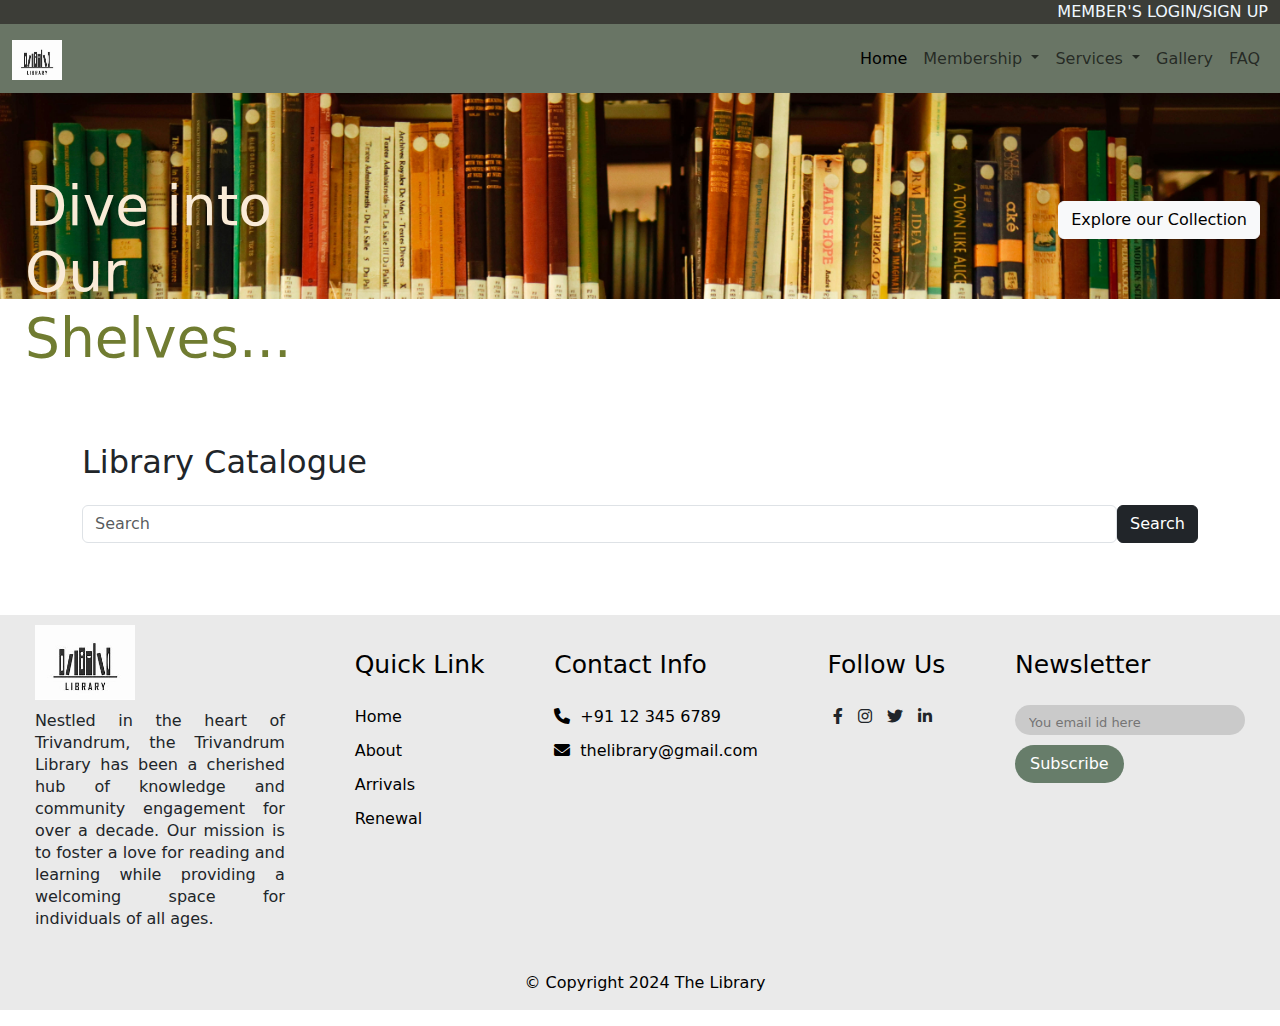
<file: index.html>
<!DOCTYPE html>
<html lang="en">
<head>
    <meta charset="UTF-8">
    <meta name="viewport" content="width=device-width, initial-scale=1.0">
    <title>Library</title>
    <link rel="stylesheet" href="CSS/style.css">
   <link href="https://cdn.jsdelivr.net/npm/bootstrap@5.3.3/dist/css/bootstrap.min.css" rel="stylesheet" integrity="sha384-QWTKZyjpPEjISv5WaRU9OFeRpok6YctnYmDr5pNlyT2bRjXh0JMhjY6hW+ALEwIH" crossorigin="anonymous">
   <script src="https://cdn.jsdelivr.net/npm/bootstrap@5.3.3/dist/js/bootstrap.bundle.min.js" integrity="sha384-YvpcrYf0tY3lHB60NNkmXc5s9fDVZLESaAA55NDzOxhy9GkcIdslK1eN7N6jIeHz" crossorigin="anonymous"></script>
   <link rel="stylesheet" href="https://cdnjs.cloudflare.com/ajax/libs/font-awesome/6.0.0-beta3/css/all.min.css">
</head>
<body>

    <header  style="background-color: #3C3D37;">
        <div class="container-fluid d-flex justify-content-between align-items-center">
          <a href="login.html" class="ms-auto" style="color: aliceblue; text-decoration: none;">MEMBER'S LOGIN/</a>
          <a href="Signin.html" style="color: aliceblue; text-decoration: none;"> SIGN UP</a>
        </div>
      </header>


    <nav class="navbar navbar-expand-lg" style="background-color: #697565;">
        <div class="container-fluid">
          <a class="navbar-brand" href="#">
            <img src="Images/logo2.jpg" alt="Logo" width="50" height="40"  class="d-inline-block align-text-top">
            </a>
          <button class="navbar-toggler" type="button" data-bs-toggle="collapse" data-bs-target="#navbarNavDropdown" aria-controls="navbarNavDropdown" aria-expanded="false" aria-label="Toggle navigation">
            <span class="navbar-toggler-icon"></span>
          </button>
          <div class="collapse navbar-collapse" id="navbarNavDropdown">
            <ul class="navbar-nav ms-auto">
              <li class="nav-item">
                <a class="nav-link active" aria-current="page" href="#">Home</a>
              </li>
              <li class="nav-item dropdown">
                <a class="nav-link dropdown-toggle" href="#" role="button" data-bs-toggle="dropdown" aria-expanded="false">
                  Membership
                </a>
                <ul class="dropdown-menu">
                  <li><a class="dropdown-item" href="#">Fee Details</a></li>
                  <li><a class="dropdown-item" href="#">Loan Period</a></li>
                  <li><a class="dropdown-item" href="#">Loss of Book/Periodical</a></li>
                </ul>
              </li>
              <li class="nav-item dropdown">
                <a class="nav-link dropdown-toggle" href="#" role="button" data-bs-toggle="dropdown" aria-expanded="false">
                  Services
                </a>
                <ul class="dropdown-menu">
                  <li><a class="dropdown-item" href="#">Reference Section</a></li>
                  <li><a class="dropdown-item" href="#">Special Collections</a></li>
                  <li><a class="dropdown-item" href="#">Internet Browsing Facility</a></li>
                  <li><a class="dropdown-item" href="#">Ask a Librarian</a></li>
                </ul>
              </li>
             <li class="nav-item">
                <a class="nav-link" href="gallery.html">Gallery</a>
              </li>
              <li class="nav-item">
                <a class="nav-link" href="#">FAQ</a>
              </li>
            </ul>
          </div>
        </div>
      </nav>


      <section  >

        <div class="main" style="background-image: url(Images/bg.jpg); background-size: cover;">

          <div class="main_tag">
            <h1 style="color: #707c31;"> <span style="color: antiquewhite;">Dive into <br>Our </span>Shelves...</h1>
           </div>

          <div class="container mt-5 custom-button-container">
            <div class="d-flex justify-content-end">
              <a href="books.html" class="btn btn-light me-2">Explore our Collection</a>
             
            </div>
          </div>
         </div>
         
      </section>
     <br><br><br> <br>
      
     
     <div class="container mt-5">
      <h2 class="mb-4">Library Catalogue</h2>
      <form class="d-flex justify-content-between">
          <input class="form-control w-100" type="search" placeholder="Search" aria-label="Search">
          <button class="btn btn-dark ml-0" type="submit">Search</button>
      </form>
  </div>
  <br> <br><br>














    <footer>
      <div class="footer_main">

          <div class="tag">
              <img src="Images/logo2.jpg">
              <p>
                Nestled in the heart of Trivandrum, the Trivandrum Library has been a cherished hub of knowledge and community engagement for over a decade. Our mission is to foster a love for reading and learning while providing a welcoming space for individuals of all ages.
              </p>

          </div>

          <div class="tag">
              <h1>Quick Link</h1>
              <a href="index.html">Home</a>
              <a href="#">About</a> 
              <a href="books.html">Arrivals</a>
              <a href="#">Renewal</a>
              
              
          </div>

          <div class="tag">
              <h1>Contact Info</h1>
              <a href="#"><i class="fa-solid fa-phone"></i>+91 12 345 6789</a>
             
              <a href="#"><i class="fa-solid fa-envelope"></i>thelibrary@gmail.com</a>
              
          </div>

          <div class="tag">
              <h1>Follow Us</h1>
              <div class="social_link">
                  <i class="fa-brands fa-facebook-f"></i>
                  <i class="fa-brands fa-instagram"></i>
                  <i class="fa-brands fa-twitter"></i>
                  <i class="fa-brands fa-linkedin-in"></i>
              </div>
              
          </div>

          <div class="tag">
              <h1>Newsletter</h1>
              <div class="search_bar">
                  <input type="text" placeholder="You email id here">
                  <button type="submit">Subscribe</button>
              </div>                
          </div>            
          
      </div>

      <p class="end"><span>© Copyright 2024 The Library </span></p>

  </footer>


</body>
</html>
</file>
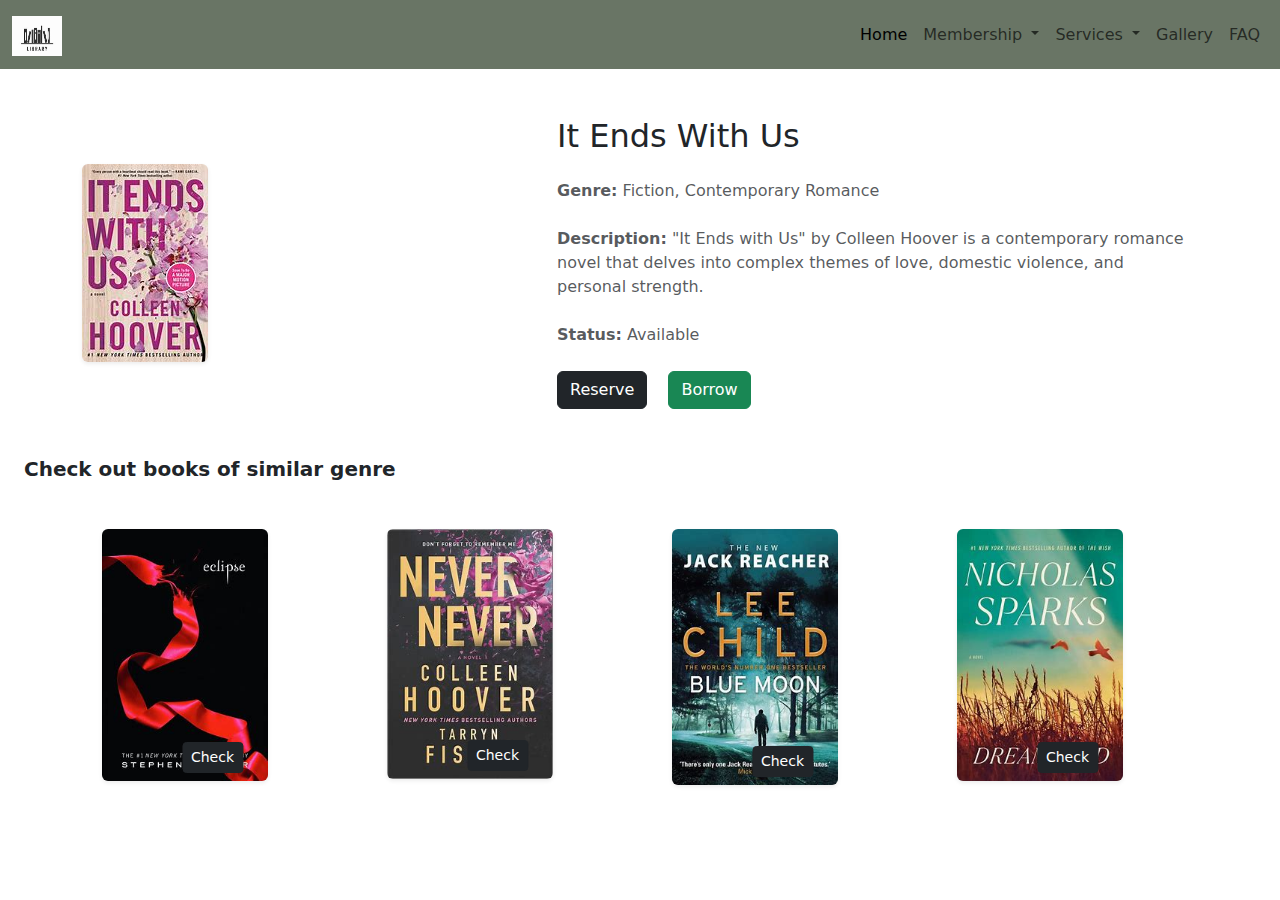
<file: book1.html>
<!DOCTYPE html>
<html lang="en">
<head>
    <meta charset="UTF-8">
    <meta name="viewport" content="width=device-width, initial-scale=1.0">
    <title>It Ends With Us</title>
    <link rel="stylesheet" href="CSS/style_ls.css">
   <link href="https://cdn.jsdelivr.net/npm/bootstrap@5.3.3/dist/css/bootstrap.min.css" rel="stylesheet" integrity="sha384-QWTKZyjpPEjISv5WaRU9OFeRpok6YctnYmDr5pNlyT2bRjXh0JMhjY6hW+ALEwIH" crossorigin="anonymous">
   <script src="https://cdn.jsdelivr.net/npm/bootstrap@5.3.3/dist/js/bootstrap.bundle.min.js" integrity="sha384-YvpcrYf0tY3lHB60NNkmXc5s9fDVZLESaAA55NDzOxhy9GkcIdslK1eN7N6jIeHz" crossorigin="anonymous"></script>
   <link rel="stylesheet" href="https://cdnjs.cloudflare.com/ajax/libs/font-awesome/6.0.0-beta3/css/all.min.css">
</head>
<body>

    <nav class="navbar navbar-expand-lg" style="background-color: #697565;">
        <div class="container-fluid">
          <a class="navbar-brand" href="#">
            <img src="Images/logo2.jpg" alt="Logo" width="50" height="40"  class="d-inline-block align-text-top">
            </a>
          <button class="navbar-toggler" type="button" data-bs-toggle="collapse" data-bs-target="#navbarNavDropdown" aria-controls="navbarNavDropdown" aria-expanded="false" aria-label="Toggle navigation">
            <span class="navbar-toggler-icon"></span>
          </button>
          <div class="collapse navbar-collapse" id="navbarNavDropdown">
            <ul class="navbar-nav ms-auto">
              <li class="nav-item">
                <a class="nav-link active" aria-current="page" href="index.html">Home</a>
              </li>
              <li class="nav-item dropdown">
                <a class="nav-link dropdown-toggle" href="#" role="button" data-bs-toggle="dropdown" aria-expanded="false">
                  Membership
                </a>
                <ul class="dropdown-menu">
                  <li><a class="dropdown-item" href="#">Fee Details</a></li>
                  <li><a class="dropdown-item" href="#">Loan Period</a></li>
                  <li><a class="dropdown-item" href="#">Loss of Book/Periodical</a></li>
                </ul>
              </li>
              <li class="nav-item dropdown">
                <a class="nav-link dropdown-toggle" href="#" role="button" data-bs-toggle="dropdown" aria-expanded="false">
                  Services
                </a>
                <ul class="dropdown-menu">
                  <li><a class="dropdown-item" href="#">Reference Section</a></li>
                  <li><a class="dropdown-item" href="#">Special Collections</a></li>
                  <li><a class="dropdown-item" href="#">Internet Browsing Facility</a></li>
                  <li><a class="dropdown-item" href="#">Ask a Librarian</a></li>
                </ul>
              </li>
             <li class="nav-item">
                <a class="nav-link" href="#">Gallery</a>
              </li>
              <li class="nav-item">
                <a class="nav-link" href="#">FAQ</a>
              </li>
            </ul>
          </div>
        </div>
      </nav>






      <div class="container my-5">
        <div class="row align-items-center">
            <!-- Image on the left side -->
            <div class="col-md-5">
                <img src="Images/book_1.jpg" class="img-fluid rounded shadow-sm" alt="Book1">
            </div>
            
            <!-- Descriptions and buttons on the right side -->
            <div class="col-md-7">
                <h2 class="mb-4">It Ends With Us</h2>
                <p class="text-muted mb-4">
                    <strong>Genre:</strong> Fiction, Contemporary Romance <br><br>
                    <strong>Description:</strong> "It Ends with Us" by Colleen Hoover is a contemporary romance novel that delves into complex themes of love, domestic violence, and personal strength. <br><br>
                    <strong>Status:</strong> Available
                </p>
                
                <!-- Buttons -->
                <a href="#" class="btn btn-dark me-3">Reserve</a>
                <a href="#" class="btn btn-success">Borrow</a>
            </div>
        </div>
    </div>

    <h4 class="mt-4 mb-4 ms-4 fw-bold text-dark fs-5">Check out books of similar genre</h4>
    <div class="container my-5">
        <div class="row">
          <!-- Image 1 -->
          <div class="col-md-3 d-flex flex-column align-items-center">
            <div class="position-relative">
              <img src="Images/b1.jfif" class="img-fluid rounded shadow-sm w-75 h-80" alt="Image 1">
              <a href="check.html" class="btn btn-dark btn-sm position-absolute bottom-0 start-50 translate-middle-x mb-2">Check</a>
            </div>
          </div>
          
          <!-- Image 2 -->
          <div class="col-md-3 d-flex flex-column align-items-center">
            <div class="position-relative">
              <img src="Images/b2.jfif" class="img-fluid rounded shadow-sm w-75 h-80" alt="Image 2">
              <a href="#" class="btn btn-dark btn-sm position-absolute bottom-0 start-50 translate-middle-x mb-2">Check</a>
            </div>
          </div>
          
          <!-- Image 3 -->
          <div class="col-md-3 d-flex flex-column align-items-center">
            <div class="position-relative">
              <img src="Images/b3.jfif" class="img-fluid rounded shadow-sm w-75 h-80" alt="Image 3">
              <a href="#" class="btn btn-dark btn-sm position-absolute bottom-0 start-50 translate-middle-x mb-2">Check</a>
            </div>
          </div>
          
          <!-- Image 4 -->
          <div class="col-md-3 d-flex flex-column align-items-center">
            <div class="position-relative">
              <img src="Images/b4.jfif" class="img-fluid rounded shadow-sm w-75 h-80" alt="Image 4">
              <a href="#" class="btn btn-dark btn-sm position-absolute bottom-0 start-50 translate-middle-x mb-2">Check</a>
            </div>
          </div>
        </div>
      </div>



</body>
</html>
</file>
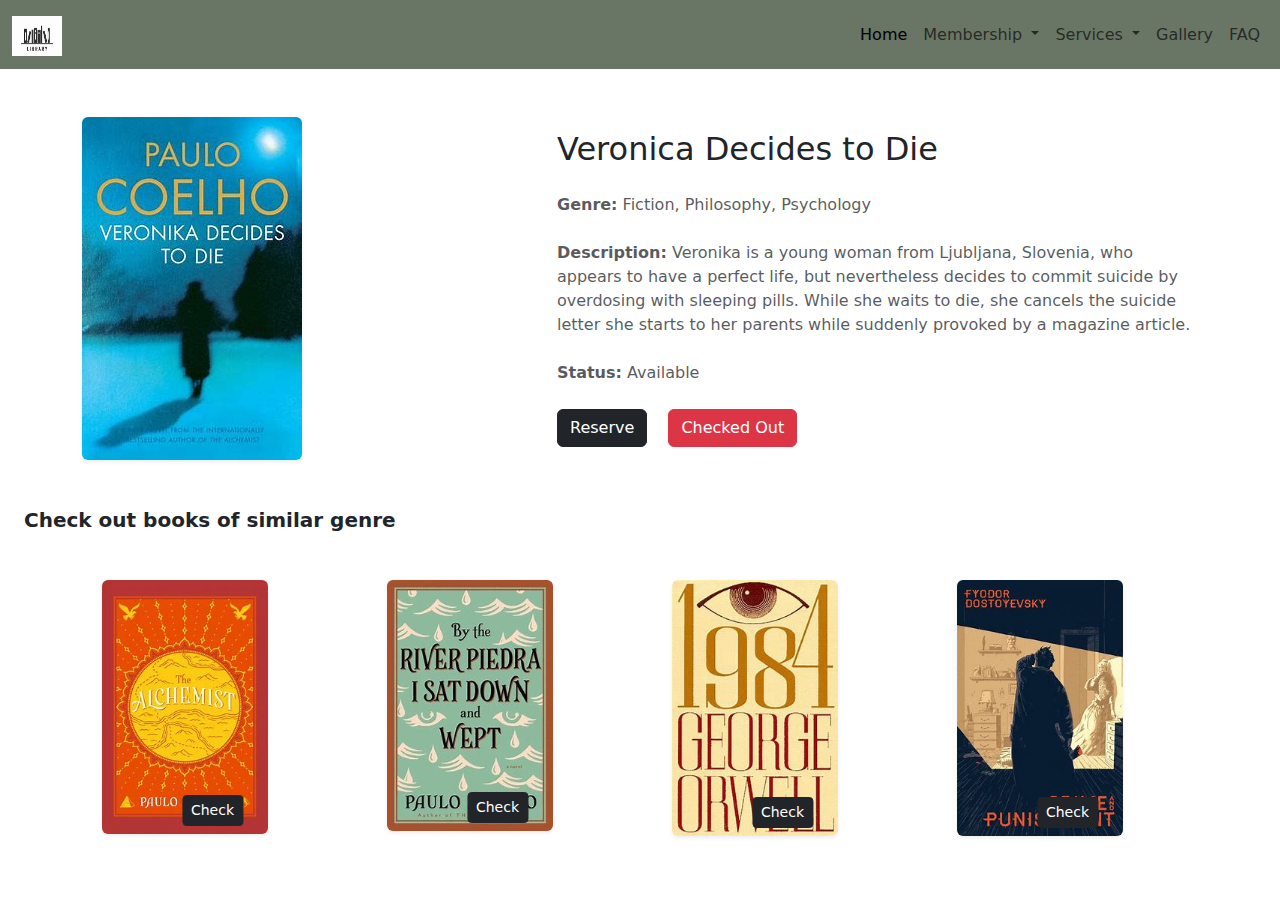
<file: book2.html>
<!DOCTYPE html>
<html lang="en">
<head>
    <meta charset="UTF-8">
    <meta name="viewport" content="width=device-width, initial-scale=1.0">
    <title>Veronica Decides to Die</title>
    <link rel="stylesheet" href="CSS/style_ls.css">
   <link href="https://cdn.jsdelivr.net/npm/bootstrap@5.3.3/dist/css/bootstrap.min.css" rel="stylesheet" integrity="sha384-QWTKZyjpPEjISv5WaRU9OFeRpok6YctnYmDr5pNlyT2bRjXh0JMhjY6hW+ALEwIH" crossorigin="anonymous">
   <script src="https://cdn.jsdelivr.net/npm/bootstrap@5.3.3/dist/js/bootstrap.bundle.min.js" integrity="sha384-YvpcrYf0tY3lHB60NNkmXc5s9fDVZLESaAA55NDzOxhy9GkcIdslK1eN7N6jIeHz" crossorigin="anonymous"></script>
   <link rel="stylesheet" href="https://cdnjs.cloudflare.com/ajax/libs/font-awesome/6.0.0-beta3/css/all.min.css">
</head>
<body>

    <nav class="navbar navbar-expand-lg" style="background-color: #697565;">
        <div class="container-fluid">
          <a class="navbar-brand" href="#">
            <img src="Images/logo2.jpg" alt="Logo" width="50" height="40"  class="d-inline-block align-text-top">
            </a>
          <button class="navbar-toggler" type="button" data-bs-toggle="collapse" data-bs-target="#navbarNavDropdown" aria-controls="navbarNavDropdown" aria-expanded="false" aria-label="Toggle navigation">
            <span class="navbar-toggler-icon"></span>
          </button>
          <div class="collapse navbar-collapse" id="navbarNavDropdown">
            <ul class="navbar-nav ms-auto">
              <li class="nav-item">
                <a class="nav-link active" aria-current="page" href="index.html">Home</a>
              </li>
              <li class="nav-item dropdown">
                <a class="nav-link dropdown-toggle" href="#" role="button" data-bs-toggle="dropdown" aria-expanded="false">
                  Membership
                </a>
                <ul class="dropdown-menu">
                  <li><a class="dropdown-item" href="#">Fee Details</a></li>
                  <li><a class="dropdown-item" href="#">Loan Period</a></li>
                  <li><a class="dropdown-item" href="#">Loss of Book/Periodical</a></li>
                </ul>
              </li>
              <li class="nav-item dropdown">
                <a class="nav-link dropdown-toggle" href="#" role="button" data-bs-toggle="dropdown" aria-expanded="false">
                  Services
                </a>
                <ul class="dropdown-menu">
                  <li><a class="dropdown-item" href="#">Reference Section</a></li>
                  <li><a class="dropdown-item" href="#">Special Collections</a></li>
                  <li><a class="dropdown-item" href="#">Internet Browsing Facility</a></li>
                  <li><a class="dropdown-item" href="#">Ask a Librarian</a></li>
                </ul>
              </li>
             <li class="nav-item">
                <a class="nav-link" href="gallery.html">Gallery</a>
              </li>
              <li class="nav-item">
                <a class="nav-link" href="#">FAQ</a>
              </li>
            </ul>
          </div>
        </div>
      </nav>






      <div class="container my-5">
        <div class="row align-items-center">
            <!-- Image on the left side -->
            <div class="col-md-5">
                <img src="Images/book_2.jpg" class="img-fluid rounded shadow-sm" alt="Book2">
            </div>
            
            <!-- Descriptions and buttons on the right side -->
            <div class="col-md-7">
                <h2 class="mb-4">Veronica Decides to Die</h2>
                <p class="text-muted mb-4">
                    <strong>Genre:</strong> Fiction, Philosophy, Psychology <br><br>
                    <strong>Description:</strong> Veronika is a young woman from Ljubljana, Slovenia, who appears to have a perfect life, but nevertheless decides to commit suicide by overdosing with sleeping pills. While she waits to die, she cancels the suicide letter she starts to her parents while suddenly provoked by a magazine article. <br><br>
                    <strong>Status:</strong> Available
                </p>
                
                <!-- Buttons -->
                <a href="#" class="btn btn-dark me-3">Reserve</a>
                <a href="#" class="btn btn-danger">Checked Out</a>
            </div>
        </div>
    </div>

    <h4 class="mt-4 mb-4 ms-4 fw-bold text-dark fs-5">Check out books of similar genre</h4>
    <div class="container my-5">
        <div class="row">
          <!-- Image 1 -->
          <div class="col-md-3 d-flex flex-column align-items-center">
            <div class="position-relative">
              <img src="Images/b5.jfif" class="img-fluid rounded shadow-sm w-75 h-80" alt="Image 1">
              <a href="#" class="btn btn-dark btn-sm position-absolute bottom-0 start-50 translate-middle-x mb-2">Check</a>
            </div>
          </div>
          
          <!-- Image 2 -->
          <div class="col-md-3 d-flex flex-column align-items-center">
            <div class="position-relative">
              <img src="Images/b6.jfif" class="img-fluid rounded shadow-sm w-75 h-80" alt="Image 2">
              <a href="#" class="btn btn-dark btn-sm position-absolute bottom-0 start-50 translate-middle-x mb-2">Check</a>
            </div>
          </div>
          
          <!-- Image 3 -->
          <div class="col-md-3 d-flex flex-column align-items-center">
            <div class="position-relative">
              <img src="Images/b7.jfif" class="img-fluid rounded shadow-sm w-75 h-80" alt="Image 3">
              <a href="#" class="btn btn-dark btn-sm position-absolute bottom-0 start-50 translate-middle-x mb-2">Check</a>
            </div>
          </div>
          
          <!-- Image 4 -->
          <div class="col-md-3 d-flex flex-column align-items-center">
            <div class="position-relative">
              <img src="Images/b8.jfif" class="img-fluid rounded shadow-sm w-75 h-80" alt="Image 4">
              <a href="#" class="btn btn-dark btn-sm position-absolute bottom-0 start-50 translate-middle-x mb-2">Check</a>
            </div>
          </div>
        </div>
      </div>



</body>
</html>
</file>
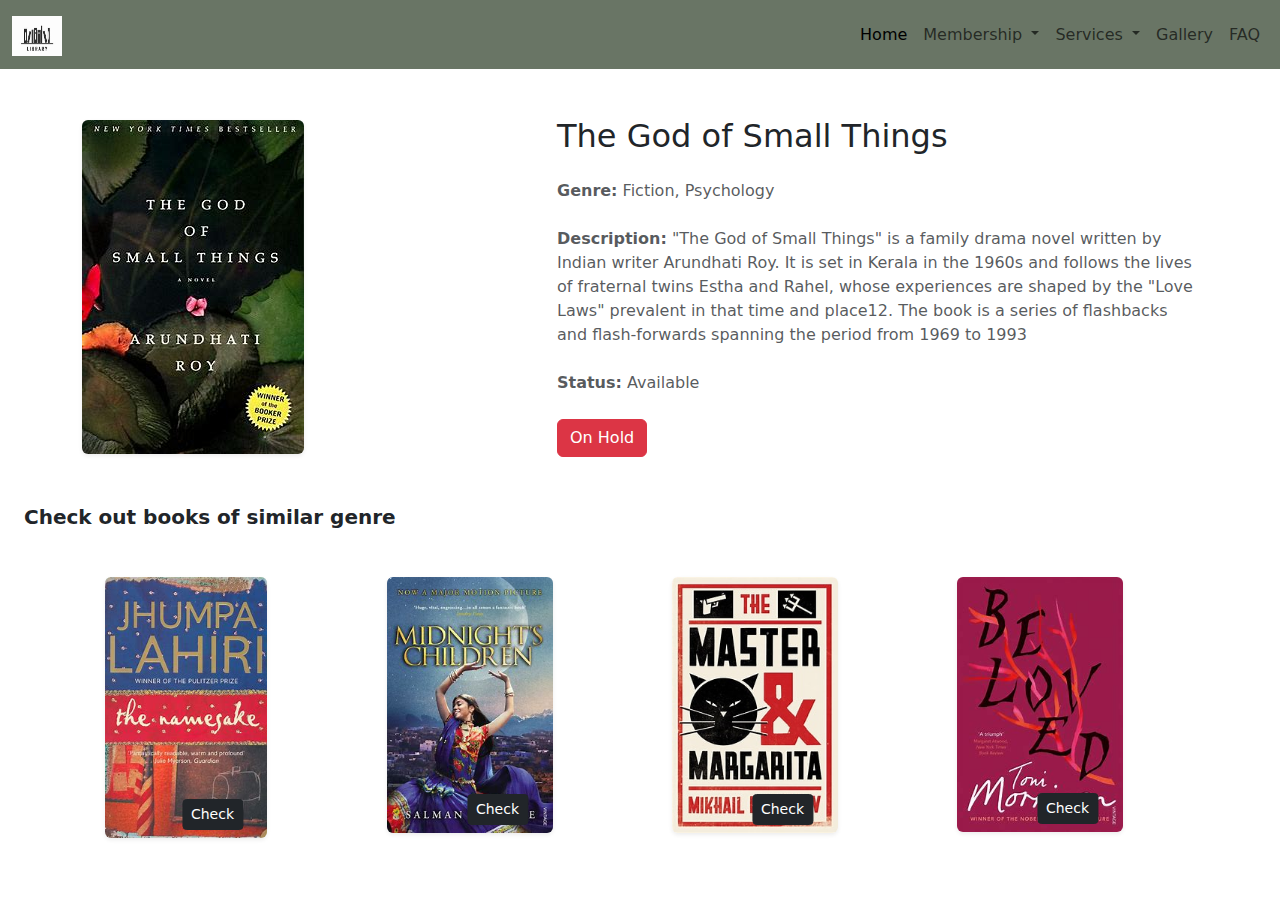
<file: book3.html>
<!DOCTYPE html>
<html lang="en">
<head>
    <meta charset="UTF-8">
    <meta name="viewport" content="width=device-width, initial-scale=1.0">
    <title>God of Small Things</title>
    <link rel="stylesheet" href="CSS/style_ls.css">
   <link href="https://cdn.jsdelivr.net/npm/bootstrap@5.3.3/dist/css/bootstrap.min.css" rel="stylesheet" integrity="sha384-QWTKZyjpPEjISv5WaRU9OFeRpok6YctnYmDr5pNlyT2bRjXh0JMhjY6hW+ALEwIH" crossorigin="anonymous">
   <script src="https://cdn.jsdelivr.net/npm/bootstrap@5.3.3/dist/js/bootstrap.bundle.min.js" integrity="sha384-YvpcrYf0tY3lHB60NNkmXc5s9fDVZLESaAA55NDzOxhy9GkcIdslK1eN7N6jIeHz" crossorigin="anonymous"></script>
   <link rel="stylesheet" href="https://cdnjs.cloudflare.com/ajax/libs/font-awesome/6.0.0-beta3/css/all.min.css">
</head>
<body>

    <nav class="navbar navbar-expand-lg" style="background-color: #697565;">
        <div class="container-fluid">
          <a class="navbar-brand" href="#">
            <img src="Images/logo2.jpg" alt="Logo" width="50" height="40"  class="d-inline-block align-text-top">
            </a>
          <button class="navbar-toggler" type="button" data-bs-toggle="collapse" data-bs-target="#navbarNavDropdown" aria-controls="navbarNavDropdown" aria-expanded="false" aria-label="Toggle navigation">
            <span class="navbar-toggler-icon"></span>
          </button>
          <div class="collapse navbar-collapse" id="navbarNavDropdown">
            <ul class="navbar-nav ms-auto">
              <li class="nav-item">
                <a class="nav-link active" aria-current="page" href="index.html">Home</a>
              </li>
              <li class="nav-item dropdown">
                <a class="nav-link dropdown-toggle" href="#" role="button" data-bs-toggle="dropdown" aria-expanded="false">
                  Membership
                </a>
                <ul class="dropdown-menu">
                  <li><a class="dropdown-item" href="#">Fee Details</a></li>
                  <li><a class="dropdown-item" href="#">Loan Period</a></li>
                  <li><a class="dropdown-item" href="#">Loss of Book/Periodical</a></li>
                </ul>
              </li>
              <li class="nav-item dropdown">
                <a class="nav-link dropdown-toggle" href="#" role="button" data-bs-toggle="dropdown" aria-expanded="false">
                  Services
                </a>
                <ul class="dropdown-menu">
                  <li><a class="dropdown-item" href="#">Reference Section</a></li>
                  <li><a class="dropdown-item" href="#">Special Collections</a></li>
                  <li><a class="dropdown-item" href="#">Internet Browsing Facility</a></li>
                  <li><a class="dropdown-item" href="#">Ask a Librarian</a></li>
                </ul>
              </li>
             <li class="nav-item">
                <a class="nav-link" href="gallery.html">Gallery</a>
              </li>
              <li class="nav-item">
                <a class="nav-link" href="#">FAQ</a>
              </li>
            </ul>
          </div>
        </div>
      </nav>






      <div class="container my-5">
        <div class="row align-items-center">
            <!-- Image on the left side -->
            <div class="col-md-5">
                <img src="Images/book_3.jpg" class="img-fluid rounded shadow-sm" alt="Book2">
            </div>
            
            <!-- Descriptions and buttons on the right side -->
            <div class="col-md-7">
                <h2 class="mb-4">The God of Small Things</h2>
                <p class="text-muted mb-4">
                    <strong>Genre:</strong> Fiction, Psychology <br><br>
                    <strong>Description:</strong> "The God of Small Things" is a family drama novel written by Indian writer Arundhati Roy. It is set in Kerala in the 1960s and follows the lives of fraternal twins Estha and Rahel, whose experiences are shaped by the "Love Laws" prevalent in that time and place12. The book is a series of flashbacks and flash-forwards spanning the period from 1969 to 1993 <br><br>
                    <strong>Status:</strong> Available
                </p>
                
                <!-- Buttons -->
                <a href="#" class="btn btn-danger me-3">On Hold</a>
                <!-- <a href="#" class="btn btn-danger">Checked Out</a> -->
            </div>
        </div>
    </div>

    <h4 class="mt-4 mb-4 ms-4 fw-bold text-dark fs-5">Check out books of similar genre</h4>
    <div class="container my-5">
        <div class="row">
          <!-- Image 1 -->
          <div class="col-md-3 d-flex flex-column align-items-center">
            <div class="position-relative">
              <img src="Images/b9.jfif" class="img-fluid rounded shadow-sm w-75 h-80" alt="Image 1">
              <a href="#" class="btn btn-dark btn-sm position-absolute bottom-0 start-50 translate-middle-x mb-2">Check</a>
            </div>
          </div>
          
          <!-- Image 2 -->
          <div class="col-md-3 d-flex flex-column align-items-center">
            <div class="position-relative">
              <img src="Images/book_11.jpg" class="img-fluid rounded shadow-sm w-75 h-80" alt="Image 2">
              <a href="#" class="btn btn-dark btn-sm position-absolute bottom-0 start-50 translate-middle-x mb-2">Check</a>
            </div>
          </div>
          
          <!-- Image 3 -->
          <div class="col-md-3 d-flex flex-column align-items-center">
            <div class="position-relative">
              <img src="Images/b11.jfif" class="img-fluid rounded shadow-sm w-75 h-80" alt="Image 3">
              <a href="#" class="btn btn-dark btn-sm position-absolute bottom-0 start-50 translate-middle-x mb-2">Check</a>
            </div>
          </div>
          
          <!-- Image 4 -->
          <div class="col-md-3 d-flex flex-column align-items-center">
            <div class="position-relative">
              <img src="Images/b12.jfif" class="img-fluid rounded shadow-sm w-75 h-80" alt="Image 4">
              <a href="#" class="btn btn-dark btn-sm position-absolute bottom-0 start-50 translate-middle-x mb-2">Check</a>
            </div>
          </div>
        </div>
      </div>



</body>
</html>
</file>
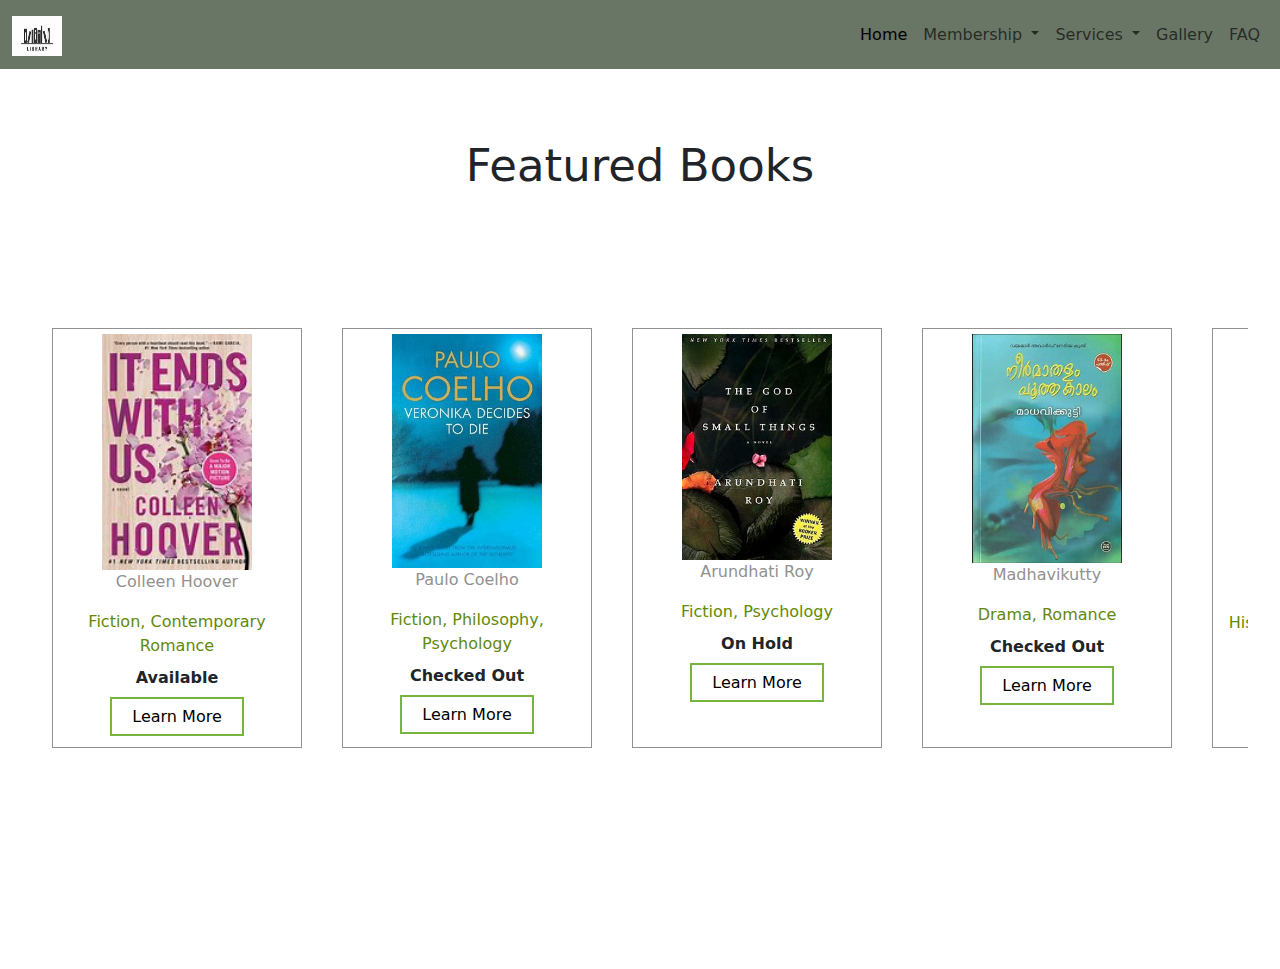
<file: books.html>
<!DOCTYPE html>
<html lang="en">
<head>
    <meta charset="UTF-8">
    <meta name="viewport" content="width=device-width, initial-scale=1.0">
    <title>Featured Books</title>
    <link rel="stylesheet" href="CSS/style1.css">
   <link href="https://cdn.jsdelivr.net/npm/bootstrap@5.3.3/dist/css/bootstrap.min.css" rel="stylesheet" integrity="sha384-QWTKZyjpPEjISv5WaRU9OFeRpok6YctnYmDr5pNlyT2bRjXh0JMhjY6hW+ALEwIH" crossorigin="anonymous">
   <script src="https://cdn.jsdelivr.net/npm/bootstrap@5.3.3/dist/js/bootstrap.bundle.min.js" integrity="sha384-YvpcrYf0tY3lHB60NNkmXc5s9fDVZLESaAA55NDzOxhy9GkcIdslK1eN7N6jIeHz" crossorigin="anonymous"></script>
   <link rel="stylesheet" href="https://cdnjs.cloudflare.com/ajax/libs/font-awesome/6.0.0-beta3/css/all.min.css">
</head>

<body>
    
    <nav class="navbar navbar-expand-lg" style="background-color: #697565;">
        <div class="container-fluid">
          <a class="navbar-brand" href="#">
            <img src="Images/logo2.jpg" alt="Logo" width="50" height="40"  class="d-inline-block align-text-top">
            </a>
          <button class="navbar-toggler" type="button" data-bs-toggle="collapse" data-bs-target="#navbarNavDropdown" aria-controls="navbarNavDropdown" aria-expanded="false" aria-label="Toggle navigation">
            <span class="navbar-toggler-icon"></span>
          </button>
          <div class="collapse navbar-collapse" id="navbarNavDropdown">
            <ul class="navbar-nav ms-auto">
              <li class="nav-item">
                <a class="nav-link active" aria-current="page" href="index.html">Home</a>
              </li>
              <li class="nav-item dropdown">
                <a class="nav-link dropdown-toggle" href="#" role="button" data-bs-toggle="dropdown" aria-expanded="false">
                  Membership
                </a>
                <ul class="dropdown-menu">
                  <li><a class="dropdown-item" href="#">Fee Details</a></li>
                  <li><a class="dropdown-item" href="#">Loan Period</a></li>
                  <li><a class="dropdown-item" href="#">Loss of Book/Periodical</a></li>
                </ul>
              </li>
              <li class="nav-item dropdown">
                <a class="nav-link dropdown-toggle" href="#" role="button" data-bs-toggle="dropdown" aria-expanded="false">
                  Services
                </a>
                <ul class="dropdown-menu">
                  <li><a class="dropdown-item" href="#">Reference Section</a></li>
                  <li><a class="dropdown-item" href="#">Special Collections</a></li>
                  <li><a class="dropdown-item" href="#">Internet Browsing Facility</a></li>
                  <li><a class="dropdown-item" href="#">Ask a Librarian</a></li>
                </ul>
              </li>
             <li class="nav-item">
                <a class="nav-link" href="gallery.html">Gallery</a>
              </li>
              <li class="nav-item">
                <a class="nav-link" href="#">FAQ</a>
              </li>
            </ul>
          </div>
        </div>
      </nav>
      <div class="featured_boks">

        <h1>Featured Books</h1>

        <div class="featured_book_box">

            <div class="featured_book_card">

                <div class="featurde_book_img">
                    <img src="Images/book_1.jpg">
                </div>

                <div class="featurde_book_tag">
                  
                    <p class="writer">Colleen Hoover <br></p>
                    <div class="categories">Fiction, Contemporary Romance</div>
                    <p class="book_price">Available</p>
                    <a href="book1.html" class="f_btn">Learn More</a>
                </div>               

            </div>

            <div class="featured_book_card">

                <div class="featurde_book_img">
                    <img src="Images/book_2.jpg">
                </div>

                <div class="featurde_book_tag">
                    
                    <p class="writer">Paulo Coelho</p>
                    <div class="categories">Fiction, Philosophy, Psychology</div>
                    <p class="book_price">Checked Out</p>
                    <a href="book2.html" class="f_btn">Learn More</a>
                </div>               

            </div>

            <div class="featured_book_card">

                <div class="featurde_book_img">
                    <img src="Images/book_3.jpg">
                </div>

                <div class="featurde_book_tag">
                    
                    <p class="writer">Arundhati Roy</p>
                    <div class="categories">Fiction, Psychology</div>
                    <p class="book_price">On Hold</p>
                    <a href="book3.html" class="f_btn">Learn More</a>
                </div>               

            </div>

            <div class="featured_book_card">

                <div class="featurde_book_img">
                    <img src="Images/book_4.jpg">
                </div>

                <div class="featurde_book_tag">
                   
                    <p class="writer">Madhavikutty</p>
                    <div class="categories">Drama, Romance</div>
                    <p class="book_price">Checked Out</p>
                    <a href="#" class="f_btn">Learn More</a>
                </div>               

            </div>

            <div class="featured_book_card">

                <div class="featurde_book_img">
                    <img src="Images/book_5.jpg">
                </div>

                <div class="featurde_book_tag">
                   
                    <p class="writer">Kalki</p>
                    <div class="categories">Historical Fiction, Romance</div>
                    <p class="book_price">Available</p>
                    <a href="#" class="f_btn">Learn More</a>
                </div>               

            </div>
            
            <div class="featured_book_card">

                <div class="featurde_book_img">
                    <img src="Images/book_6.jpg">
                </div>

                <div class="featurde_book_tag">
                   
                    <p class="writer">Charlotte Bronte</p>
                    <div class="categories">Classics,Gothic Fiction</div>
                    <p class="book_price">Checked Out</p>
                    <a href="#" class="f_btn">Learn More</a>
                </div>               

            </div>

            <div class="featured_book_card">

                <div class="featurde_book_img">
                    <img src="Images/book_7.png">
                </div>

                <div class="featurde_book_tag">
                   
                    <p class="writer">Shashi Tharoor</p>
                    <div class="categories">Collection of Essays</div>
                    <p class="book_price">Reserved</p>
                    <a href="#" class="f_btn">Learn More</a>
                </div>               

            </div>

            <div class="featured_book_card">

                <div class="featurde_book_img">
                    <img src="Images/book_8.png">
                </div>

                <div class="featurde_book_tag">
                   
                    <p class="writer">Amitabh Kant</p>
                    <div class="categories">Economy</div>
                    <p class="book_price">On Hold</p>
                    <a href="#" class="f_btn">Learn More</a>
                </div>               

            </div>

            <div class="featured_book_card">

                <div class="featurde_book_img">
                    <img src="Images/book_9.jpg">
                </div>

                <div class="featurde_book_tag">
                   
                    <p class="writer">Dr. Verghese Kurien</p>
                    <div class="categories">Autobiography</div>
                    <p class="book_price">Available</p>
                    <a href="#" class="f_btn">Learn More</a>
                </div>               

            </div>

            <div class="featured_book_card">

                <div class="featurde_book_img">
                    <img src="Images/book_10.png">
                </div>

                <div class="featurde_book_tag">
                    
                    <p class="writer">S. K. Pottekad</p>
                    <div class="categories">Travelogue</div>
                    <p class="book_price">Check Out</p>
                    <a href="#" class="f_btn">Learn More</a>
                </div>               

            </div>

            <div class="featured_book_card">

                <div class="featurde_book_img">
                    <img src="Images/book_11.jpg">
                </div>

                <div class="featurde_book_tag">
                    <p class="writer">Salman Rushdie</p>
                    <div class="categories">Fiction, Magic Realism</div>
                    <p class="book_price">Checked Out</p>
                    <a href="#" class="f_btn">Learn More</a>
                </div>               

            </div>

            <div class="featured_book_card">

                <div class="featurde_book_img">
                    <img src="Images/book_12.png">
                </div>

                <div class="featurde_book_tag">
                    <p class="writer">R. S. Chaurasia</p>
                    <div class="categories">History</div>
                    <p class="book_price">Reserved</p>
                    <a href="#" class="f_btn">Learn More</a>
                </div>               

            </div>

            <div class="featured_book_card">

                <div class="featurde_book_img">
                    <img src="Images/book_13.png">
                </div>

                <div class="featurde_book_tag">
                    <p class="writer">Pope Francis</p>
                    <div class="categories">Theology</div>
                    <p class="book_price">Available</p>
                    <a href="#" class="f_btn">Learn More</a>
                </div>               

            </div>

            <div class="featured_book_card">

                <div class="featurde_book_img">
                    <img src="Images/book_14.png">
                </div>

                <div class="featurde_book_tag">
                    
                    <p class="writer">Sudha Murthy</p>
                    <div class="categories">Collection of short stories</div>
                    <p class="book_price">On Hold</p>
                    <a href="#" class="f_btn">Learn More</a>
                </div>               

            </div>
            </div>
        </div>

    












</body>
</html>
</file>
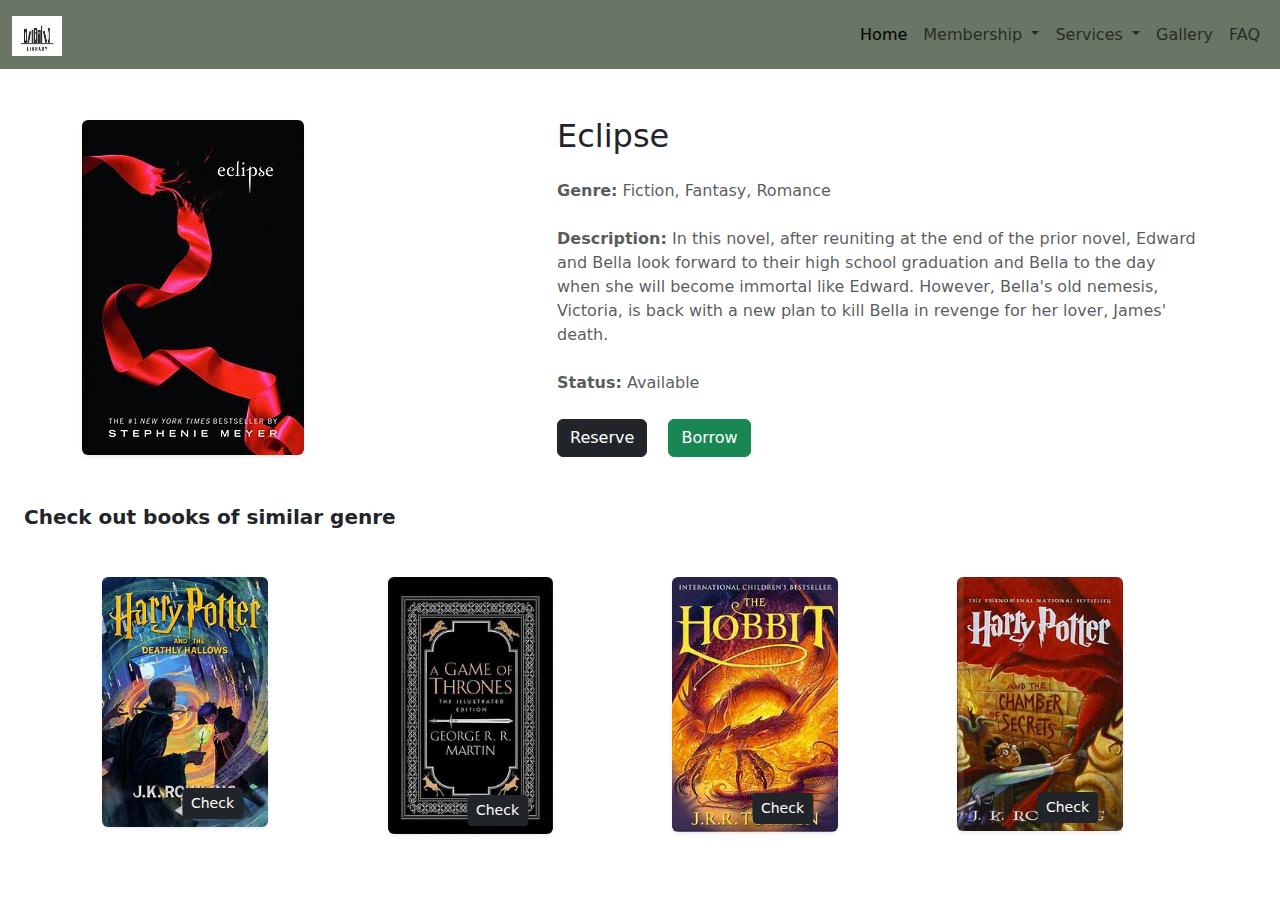
<file: check.html>
<!DOCTYPE html>
<html lang="en">
<head>
    <meta charset="UTF-8">
    <meta name="viewport" content="width=device-width, initial-scale=1.0">
    <title>Eclipse</title>
    <link rel="stylesheet" href="CSS/style_ls.css">
   <link href="https://cdn.jsdelivr.net/npm/bootstrap@5.3.3/dist/css/bootstrap.min.css" rel="stylesheet" integrity="sha384-QWTKZyjpPEjISv5WaRU9OFeRpok6YctnYmDr5pNlyT2bRjXh0JMhjY6hW+ALEwIH" crossorigin="anonymous">
   <script src="https://cdn.jsdelivr.net/npm/bootstrap@5.3.3/dist/js/bootstrap.bundle.min.js" integrity="sha384-YvpcrYf0tY3lHB60NNkmXc5s9fDVZLESaAA55NDzOxhy9GkcIdslK1eN7N6jIeHz" crossorigin="anonymous"></script>
   <link rel="stylesheet" href="https://cdnjs.cloudflare.com/ajax/libs/font-awesome/6.0.0-beta3/css/all.min.css">
</head>
<body>

    <nav class="navbar navbar-expand-lg" style="background-color: #697565;">
        <div class="container-fluid">
          <a class="navbar-brand" href="#">
            <img src="Images/logo2.jpg" alt="Logo" width="50" height="40"  class="d-inline-block align-text-top">
            </a>
          <button class="navbar-toggler" type="button" data-bs-toggle="collapse" data-bs-target="#navbarNavDropdown" aria-controls="navbarNavDropdown" aria-expanded="false" aria-label="Toggle navigation">
            <span class="navbar-toggler-icon"></span>
          </button>
          <div class="collapse navbar-collapse" id="navbarNavDropdown">
            <ul class="navbar-nav ms-auto">
              <li class="nav-item">
                <a class="nav-link active" aria-current="page" href="index.html">Home</a>
              </li>
              <li class="nav-item dropdown">
                <a class="nav-link dropdown-toggle" href="#" role="button" data-bs-toggle="dropdown" aria-expanded="false">
                  Membership
                </a>
                <ul class="dropdown-menu">
                  <li><a class="dropdown-item" href="#">Fee Details</a></li>
                  <li><a class="dropdown-item" href="#">Loan Period</a></li>
                  <li><a class="dropdown-item" href="#">Loss of Book/Periodical</a></li>
                </ul>
              </li>
              <li class="nav-item dropdown">
                <a class="nav-link dropdown-toggle" href="#" role="button" data-bs-toggle="dropdown" aria-expanded="false">
                  Services
                </a>
                <ul class="dropdown-menu">
                  <li><a class="dropdown-item" href="#">Reference Section</a></li>
                  <li><a class="dropdown-item" href="#">Special Collections</a></li>
                  <li><a class="dropdown-item" href="#">Internet Browsing Facility</a></li>
                  <li><a class="dropdown-item" href="#">Ask a Librarian</a></li>
                </ul>
              </li>
             <li class="nav-item">
                <a class="nav-link" href="#">Gallery</a>
              </li>
              <li class="nav-item">
                <a class="nav-link" href="#">FAQ</a>
              </li>
            </ul>
          </div>
        </div>
      </nav>






      <div class="container my-5">
        <div class="row align-items-center">
            <!-- Image on the left side -->
            <div class="col-md-5">
                <img src="Images/b1.jfif" class="img-fluid rounded shadow-sm" alt="Book1">
            </div>
            
            <!-- Descriptions and buttons on the right side -->
            <div class="col-md-7">
                <h2 class="mb-4">Eclipse</h2>
                <p class="text-muted mb-4">
                    <strong>Genre:</strong> Fiction, Fantasy, Romance <br><br>
                    <strong>Description:</strong> In this novel, after reuniting at the end of the prior novel, Edward and Bella look forward to their high school graduation and Bella to the day when she will become immortal like Edward. However, Bella's old nemesis, Victoria, is back with a new plan to kill Bella in revenge for her lover, James' death. <br><br>
                    <strong>Status:</strong> Available
                </p>
                
                <!-- Buttons -->
                <a href="#" class="btn btn-dark me-3">Reserve</a>
                <a href="#" class="btn btn-success">Borrow</a>
            </div>
        </div>
    </div>

    <h4 class="mt-4 mb-4 ms-4 fw-bold text-dark fs-5">Check out books of similar genre</h4>
    <div class="container my-5">
        <div class="row">
          <!-- Image 1 -->
          <div class="col-md-3 d-flex flex-column align-items-center">
            <div class="position-relative">
              <img src="Images/b13.jfif" class="img-fluid rounded shadow-sm w-75 h-80" alt="Image 1">
              <a href="#" class="btn btn-dark btn-sm position-absolute bottom-0 start-50 translate-middle-x mb-2">Check</a>
            </div>
          </div>
          
          <!-- Image 2 -->
          <div class="col-md-3 d-flex flex-column align-items-center">
            <div class="position-relative">
              <img src="Images/b14.jfif" class="img-fluid rounded shadow-sm w-75 h-80" alt="Image 2">
              <a href="#" class="btn btn-dark btn-sm position-absolute bottom-0 start-50 translate-middle-x mb-2">Check</a>
            </div>
          </div>
          
          <!-- Image 3 -->
          <div class="col-md-3 d-flex flex-column align-items-center">
            <div class="position-relative">
              <img src="Images/b15.jfif" class="img-fluid rounded shadow-sm w-75 h-80" alt="Image 3">
              <a href="#" class="btn btn-dark btn-sm position-absolute bottom-0 start-50 translate-middle-x mb-2">Check</a>
            </div>
          </div>
          
          <!-- Image 4 -->
          <div class="col-md-3 d-flex flex-column align-items-center">
            <div class="position-relative">
              <img src="Images/b16.jfif" class="img-fluid rounded shadow-sm w-75 h-80" alt="Image 4">
              <a href="#" class="btn btn-dark btn-sm position-absolute bottom-0 start-50 translate-middle-x mb-2">Check</a>
            </div>
          </div>
        </div>
      </div>



</body>
</html>
</file>
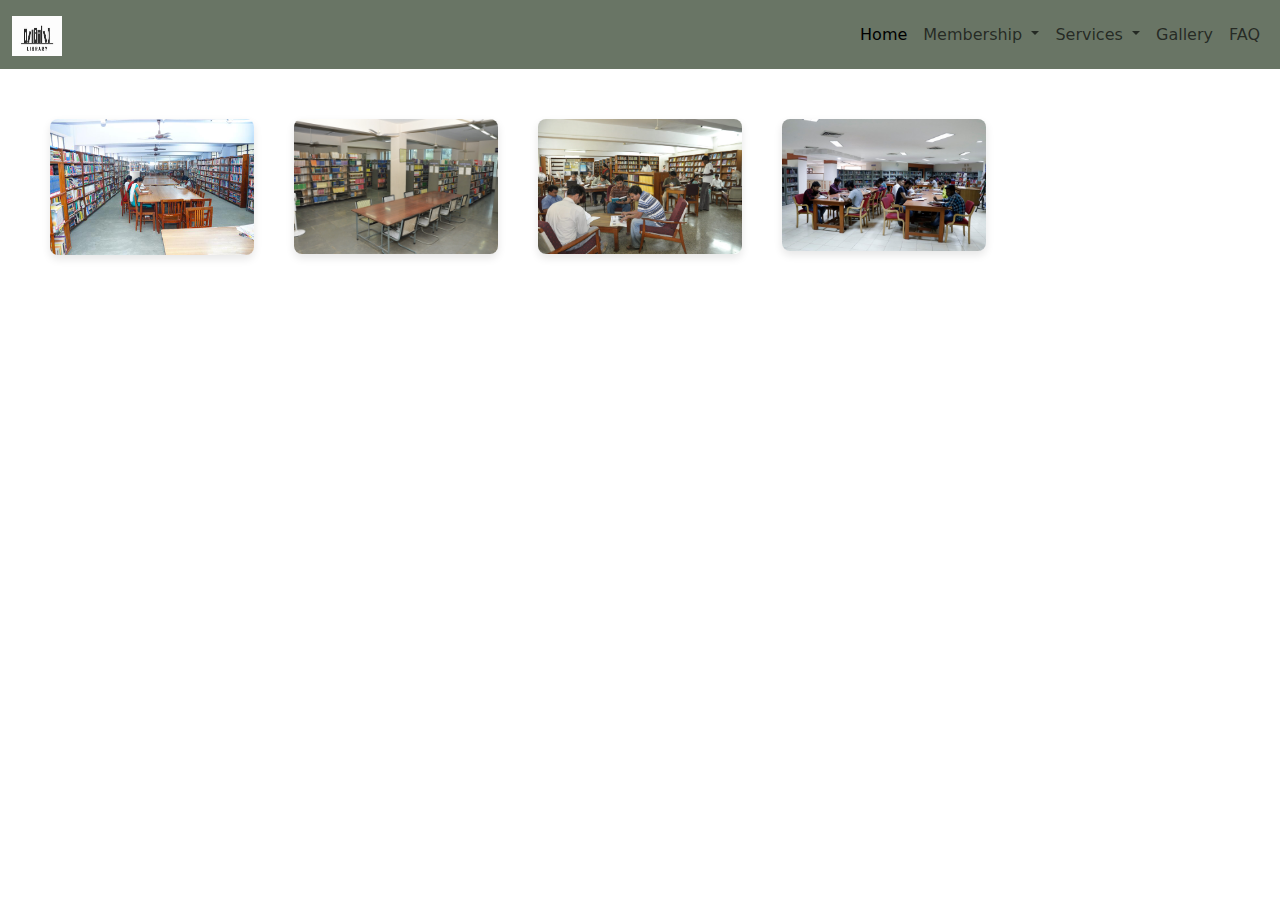
<file: gallery.html>
<!DOCTYPE html>
<html lang="en">
<head>
    <meta charset="UTF-8">
    <meta name="viewport" content="width=device-width, initial-scale=1.0">
    <title>Gallery</title>
    <link rel="stylesheet" href="CSS/stylegallery.css">
   <link href="https://cdn.jsdelivr.net/npm/bootstrap@5.3.3/dist/css/bootstrap.min.css" rel="stylesheet" integrity="sha384-QWTKZyjpPEjISv5WaRU9OFeRpok6YctnYmDr5pNlyT2bRjXh0JMhjY6hW+ALEwIH" crossorigin="anonymous">
   <script src="https://cdn.jsdelivr.net/npm/bootstrap@5.3.3/dist/js/bootstrap.bundle.min.js" integrity="sha384-YvpcrYf0tY3lHB60NNkmXc5s9fDVZLESaAA55NDzOxhy9GkcIdslK1eN7N6jIeHz" crossorigin="anonymous"></script>
   <link rel="stylesheet" href="https://cdnjs.cloudflare.com/ajax/libs/font-awesome/6.0.0-beta3/css/all.min.css">
</head>


<body>


    <nav class="navbar navbar-expand-lg" style="background-color: #697565;">
        <div class="container-fluid">
          <a class="navbar-brand" href="#">
            <img src="Images/logo2.jpg" alt="Logo" width="50" height="40"  class="d-inline-block align-text-top">
            </a>
          <button class="navbar-toggler" type="button" data-bs-toggle="collapse" data-bs-target="#navbarNavDropdown" aria-controls="navbarNavDropdown" aria-expanded="false" aria-label="Toggle navigation">
            <span class="navbar-toggler-icon"></span>
          </button>
          <div class="collapse navbar-collapse" id="navbarNavDropdown">
            <ul class="navbar-nav ms-auto">
              <li class="nav-item">
                <a class="nav-link active" aria-current="page" href="index.html">Home</a>
              </li>
              <li class="nav-item dropdown">
                <a class="nav-link dropdown-toggle" href="#" role="button" data-bs-toggle="dropdown" aria-expanded="false">
                  Membership
                </a>
                <ul class="dropdown-menu">
                  <li><a class="dropdown-item" href="#">Fee Details</a></li>
                  <li><a class="dropdown-item" href="#">Loan Period</a></li>
                  <li><a class="dropdown-item" href="#">Loss of Book/Periodical</a></li>
                </ul>
              </li>
              <li class="nav-item dropdown">
                <a class="nav-link dropdown-toggle" href="#" role="button" data-bs-toggle="dropdown" aria-expanded="false">
                  Services
                </a>
                <ul class="dropdown-menu">
                  <li><a class="dropdown-item" href="#">Reference Section</a></li>
                  <li><a class="dropdown-item" href="#">Special Collections</a></li>
                  <li><a class="dropdown-item" href="#">Internet Browsing Facility</a></li>
                  <li><a class="dropdown-item" href="#">Ask a Librarian</a></li>
                </ul>
              </li>
             <li class="nav-item">
                <a class="nav-link" href="gallery.html">Gallery</a>
              </li>
              <li class="nav-item">
                <a class="nav-link" href="#">FAQ</a>
              </li>
            </ul>
          </div>
        </div>
      </nav>
    
    <div class="grid-container">
        <div class="grid-item"><img src="Images/1.jpg" alt="Image 1"></div>
        <div class="grid-item"><img src="Images/2.jpg" alt="Image 2"></div>
        <div class="grid-item"><img src="Images/3.jpg" alt="Image 3"></div>
        <div class="grid-item"><img src="Images/4.jpg" alt="Image 4"></div>
       
    </div>

</body>
</html>
</file>
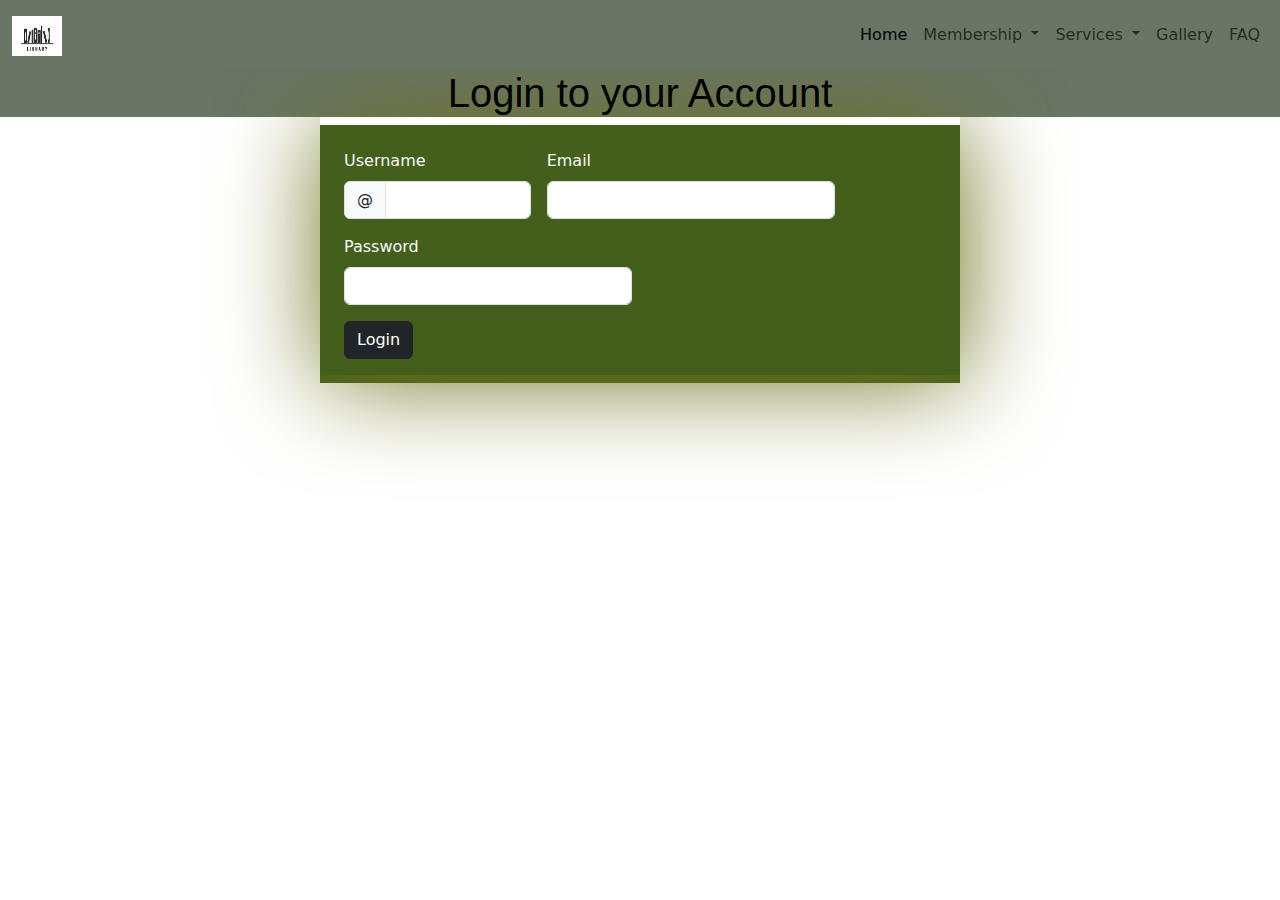
<file: login.html>
<!DOCTYPE html>
<html lang="en">
<head>
    <meta charset="UTF-8">
    <meta name="viewport" content="width=device-width, initial-scale=1.0">
    <title>Login to your Account!</title>
    <link rel="stylesheet" href="CSS/style_ls.css">
    <link href="https://cdn.jsdelivr.net/npm/bootstrap@5.3.3/dist/css/bootstrap.min.css" rel="stylesheet" integrity="sha384-QWTKZyjpPEjISv5WaRU9OFeRpok6YctnYmDr5pNlyT2bRjXh0JMhjY6hW+ALEwIH" crossorigin="anonymous">
   <script src="https://cdn.jsdelivr.net/npm/bootstrap@5.3.3/dist/js/bootstrap.bundle.min.js" integrity="sha384-YvpcrYf0tY3lHB60NNkmXc5s9fDVZLESaAA55NDzOxhy9GkcIdslK1eN7N6jIeHz" crossorigin="anonymous"></script>
   <link rel="stylesheet" href="https://cdnjs.cloudflare.com/ajax/libs/font-awesome/6.0.0-beta3/css/all.min.css">
</head>
<body>

    <nav class="navbar navbar-expand-lg" style="background-color: #697565;">
        <div class="container-fluid">
          <a class="navbar-brand" href="#">
            <img src="Images/logo2.jpg" alt="Logo" width="50" height="40"  class="d-inline-block align-text-top">
            </a>
          <button class="navbar-toggler" type="button" data-bs-toggle="collapse" data-bs-target="#navbarNavDropdown" aria-controls="navbarNavDropdown" aria-expanded="false" aria-label="Toggle navigation">
            <span class="navbar-toggler-icon"></span>
          </button>
          <div class="collapse navbar-collapse" id="navbarNavDropdown">
            <ul class="navbar-nav ms-auto">
              <li class="nav-item">
                <a class="nav-link active" aria-current="page" href="index.html">Home</a>
              </li>
              <li class="nav-item dropdown">
                <a class="nav-link dropdown-toggle" href="#" role="button" data-bs-toggle="dropdown" aria-expanded="false">
                  Membership
                </a>
                <ul class="dropdown-menu">
                  <li><a class="dropdown-item" href="#">Fee Details</a></li>
                  <li><a class="dropdown-item" href="#">Loan Period</a></li>
                  <li><a class="dropdown-item" href="#">Loss of Book/Periodical</a></li>
                </ul>
              </li>
              <li class="nav-item dropdown">
                <a class="nav-link dropdown-toggle" href="#" role="button" data-bs-toggle="dropdown" aria-expanded="false">
                  Services
                </a>
                <ul class="dropdown-menu">
                  <li><a class="dropdown-item" href="#">Reference Section</a></li>
                  <li><a class="dropdown-item" href="#">Special Collections</a></li>
                  <li><a class="dropdown-item" href="#">Internet Browsing Facility</a></li>
                  <li><a class="dropdown-item" href="#">Ask a Librarian</a></li>
                </ul>
              </li>
             <li class="nav-item">
                <a class="nav-link" href="#">Gallery</a>
              </li>
              <li class="nav-item">
                <a class="nav-link" href="#">FAQ</a>
              </li>
            </ul>
          </div>
        </div>
      </nav>

      <div class="container-fluid" style="background-color: #697565; color: rgb(3, 3, 2);">
        <header class="text-center">
            <h1 class="display-6" style="font-family: 'Segoe UI', Tahoma, Geneva, Verdana, sans-serif;">Login to your Account</h1>
        </header>
    </div>
    <section class="container my-2 w-50 text-light p-2" style="background-color: #445e1c;">
     <form class="row g-3 p-3">
         
           <div class="col-md-4">
             <label for="validationDefaultUsername" class="form-label">Username</label>
             <div class="input-group">
               <span class="input-group-text" id="inputGroupPrepend2">@</span>
               <input type="text" class="form-control" id="validationDefaultUsername"  aria-describedby="inputGroupPrepend2" required>
             </div>
           </div>
         <div class="col-md-6">
           <label for="inputEmail4" class="form-label">Email</label>
           <input type="email" class="form-control" id="inputEmail4">
         </div>
         
         <div class="col-md-6">
           <label for="inputPassword4" class="form-label">Password</label>
           <input type="password" class="form-control" id="inputPassword4">
         </div>
         
         <div class="col-12">
           <button type="submit" class="btn btn-dark">Login</button>
         </div>
       </form>
    </section>




    
</body>
</html>
</file>
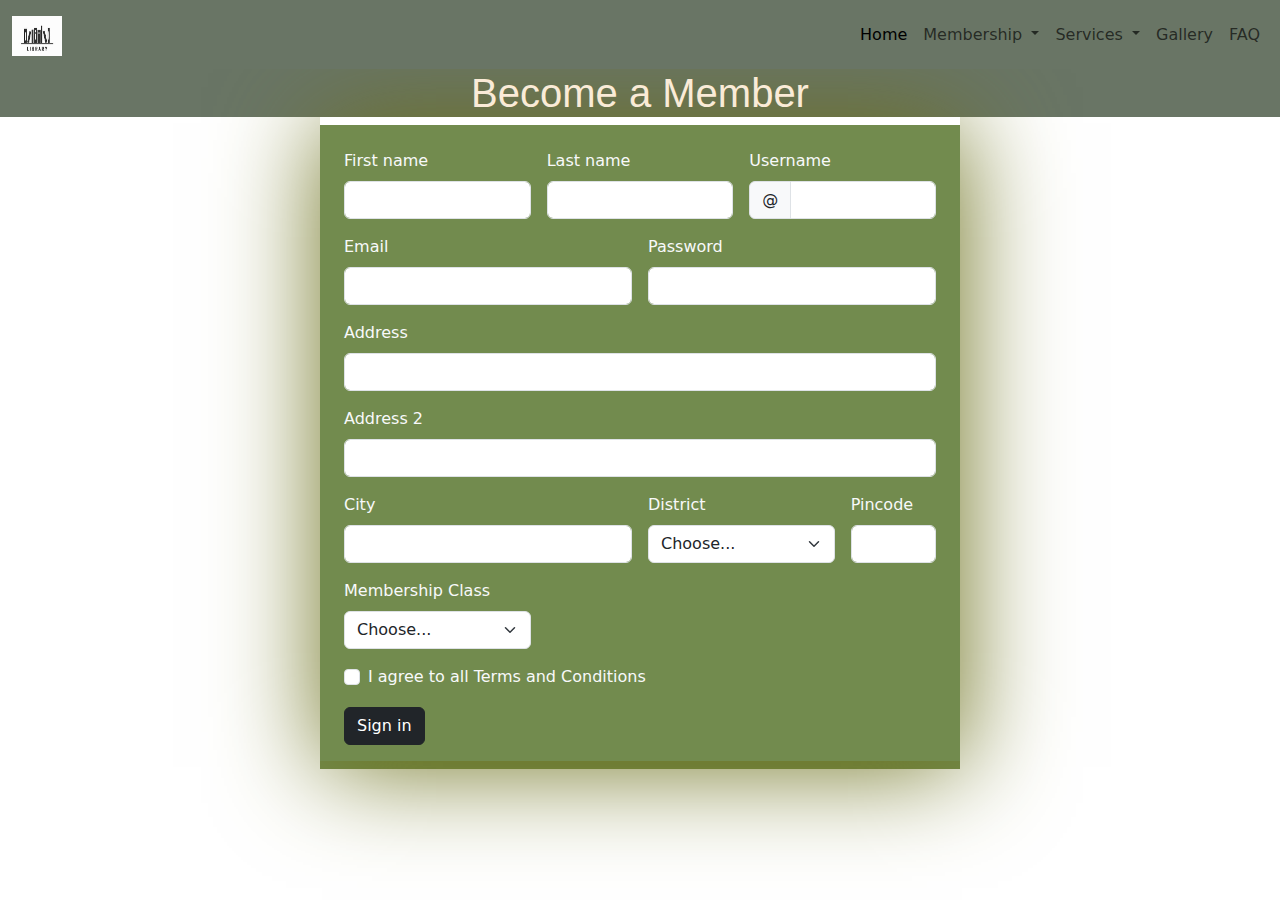
<file: Signin.html>
<!DOCTYPE html>
<html lang="en">
<head>
    <meta charset="UTF-8">
    <meta name="viewport" content="width=device-width, initial-scale=1.0">
    <title>Your Account Login</title>
    <link rel="stylesheet" href="CSS/style_ls.css">
    <link href="https://cdn.jsdelivr.net/npm/bootstrap@5.3.3/dist/css/bootstrap.min.css" rel="stylesheet" integrity="sha384-QWTKZyjpPEjISv5WaRU9OFeRpok6YctnYmDr5pNlyT2bRjXh0JMhjY6hW+ALEwIH" crossorigin="anonymous">
   <script src="https://cdn.jsdelivr.net/npm/bootstrap@5.3.3/dist/js/bootstrap.bundle.min.js" integrity="sha384-YvpcrYf0tY3lHB60NNkmXc5s9fDVZLESaAA55NDzOxhy9GkcIdslK1eN7N6jIeHz" crossorigin="anonymous"></script>
   <link rel="stylesheet" href="https://cdnjs.cloudflare.com/ajax/libs/font-awesome/6.0.0-beta3/css/all.min.css">
</head>
<body>

    <nav class="navbar navbar-expand-lg" style="background-color: #697565;">
        <div class="container-fluid">
          <a class="navbar-brand" href="#">
            <img src="Images/logo2.jpg" alt="Logo" width="50" height="40"  class="d-inline-block align-text-top">
            </a>
          <button class="navbar-toggler" type="button" data-bs-toggle="collapse" data-bs-target="#navbarNavDropdown" aria-controls="navbarNavDropdown" aria-expanded="false" aria-label="Toggle navigation">
            <span class="navbar-toggler-icon"></span>
          </button>
          <div class="collapse navbar-collapse" id="navbarNavDropdown">
            <ul class="navbar-nav ms-auto">
              <li class="nav-item">
                <a class="nav-link active" aria-current="page" href="index.html">Home</a>
              </li>
              <li class="nav-item dropdown">
                <a class="nav-link dropdown-toggle" href="#" role="button" data-bs-toggle="dropdown" aria-expanded="false">
                  Membership
                </a>
                <ul class="dropdown-menu">
                  <li><a class="dropdown-item" href="#">Fee Details</a></li>
                  <li><a class="dropdown-item" href="#">Loan Period</a></li>
                  <li><a class="dropdown-item" href="#">Loss of Book/Periodical</a></li>
                </ul>
              </li>
              <li class="nav-item dropdown">
                <a class="nav-link dropdown-toggle" href="#" role="button" data-bs-toggle="dropdown" aria-expanded="false">
                  Services
                </a>
                <ul class="dropdown-menu">
                  <li><a class="dropdown-item" href="#">Reference Section</a></li>
                  <li><a class="dropdown-item" href="#">Special Collections</a></li>
                  <li><a class="dropdown-item" href="#">Internet Browsing Facility</a></li>
                  <li><a class="dropdown-item" href="#">Ask a Librarian</a></li>
                </ul>
              </li>
             <li class="nav-item">
                <a class="nav-link" href="#">Gallery</a>
              </li>
              <li class="nav-item">
                <a class="nav-link" href="#">FAQ</a>
              </li>
            </ul>
          </div>
        </div>
      </nav>



    <div class="container-fluid" style="background-color: #697565; color: antiquewhite;">
       <header class="text-center">
           <h1 class="display-6" style="font-family: 'Segoe UI', Tahoma, Geneva, Verdana, sans-serif;"><b>Become a Member</b></h1>
       </header>
   </div>
   <section class="container my-2 w-50 text-light p-2" style="background-color: #56742bd5;">
    <form class="row g-3 p-3">
        <div class="col-md-4">
            <label for="validationDefault01" class="form-label">First name</label>
            <input type="text" class="form-control" id="validationDefault01"  required>
          </div>
          <div class="col-md-4">
            <label for="validationDefault02" class="form-label">Last name</label>
            <input type="text" class="form-control" id="validationDefault02"  required>
          </div>
          <div class="col-md-4">
            <label for="validationDefaultUsername" class="form-label">Username</label>
            <div class="input-group">
              <span class="input-group-text" id="inputGroupPrepend2">@</span>
              <input type="text" class="form-control" id="validationDefaultUsername"  aria-describedby="inputGroupPrepend2" required>
            </div>
          </div>
        <div class="col-md-6">
          <label for="inputEmail4" class="form-label">Email</label>
          <input type="email" class="form-control" id="inputEmail4">
        </div>
        <div class="col-md-6">
          <label for="inputPassword4" class="form-label">Password</label>
          <input type="password" class="form-control" id="inputPassword4">
        </div>
        <div class="col-12">
          <label for="inputAddress" class="form-label">Address</label>
          <input type="text" class="form-control" id="inputAddress" >
        </div>
        <div class="col-12">
          <label for="inputAddress2" class="form-label">Address 2</label>
          <input type="text" class="form-control" id="inputAddress2" >
        </div>
        <div class="col-md-6">
          <label for="inputCity" class="form-label">City</label>
          <input type="text" class="form-control" id="inputCity">
        </div>
        <div class="col-md-4">
          <label for="inputState" class="form-label">District</label>
          <select id="inputState" class="form-select">
            <option selected>Choose...</option>
            <option>Trivandrum</option>
            <option>Kollam</option>
          </select>
        </div>
        <div class="col-md-2">
          <label for="inputZip" class="form-label">Pincode</label>
          <input type="number" class="form-control" id="inputZip">
        </div>

        <div class="col-md-4">
            <label for="inputState" class="form-label">Membership Class</label>
            <select id="inputState" class="form-select">
              <option selected>Choose...</option>
              <option>Class A</option>
              <option>Class B</option>
              <option>Class C</option>
              <option>Class D</option>
            </select>
          </div>

        <div class="col-12">
          <div class="form-check">
            <input class="form-check-input" type="checkbox" id="gridCheck">
            <label class="form-check-label" for="gridCheck">
              I agree to all Terms and Conditions
            </label>
          </div>
        </div>
        <div class="col-12">
          <button type="submit" class="btn btn-dark">Sign in</button>
        </div>
      </form>
   </section>
</body>
</html>
</file>
<file: CSS/style.css>
nav li a:hover{
    color: #daddd5;
}

section .main{
  display: flex;
  align-items: center;
  justify-content: space-around;
  position: relative;
  top: 10%;
}

section .main h1{
  position: relative;
  font-size: 55px;
  top: 80px;
  left: 25px;
}

section .main h1 span{
  color: #677D6A;
}

section .main p{
  width: 650px;
  text-align: justify;
  line-height: 22px;
  position: relative;
  top: 125px;
  left: 25px;
}

/* section .main .main_tag .main_btn{
  background: #089da1;
  padding: 10px 20px;
  position: relative;
  top: 200px;
  left: 25px;
  color: #fff;
  text-decoration: none;
} */

section .main .main_tag .custom-button-container {
  background-color: #f8f9fa; /* Light grey background */
  padding: 20px;
  border-radius: 5px;
}



section .main .main_img img{
  width: 780px;
  position: relative;
  top: 90px;
  left: 20px;
}









.btn-dark:hover {
  background-color: #3b6726;
  border-color: #060101;
}












footer{
  width: 100%;
  background: #eaeaea;
}

footer .footer_main{
  width: 100%;
  display: flex;
  justify-content: space-around;
}

footer .footer_main .tag{
  margin: 10px 0;
}

footer .footer_main .tag img{
  width: 100px;
  margin-bottom: 10px;
}

footer .footer_main .tag p{
  width: 250px;
  line-height: 22px;
  text-align: justify;
}

footer .footer_main .tag h1{
  font-size: 25px;
  margin: 25px 0;
  color: #000;
}

footer .footer_main .tag a{
  display: block;
  color: black;
  text-decoration: none;
  margin: 10px 0;
}

footer .footer_main .tag i{
  margin-right: 10px;
}

footer .footer_main .tag .social_link i{
  margin: 0 5px;
}

footer .footer_main .tag .search_bar{
  width: 230px;
  height: 30px;
  background: rgba(202,202,202);
  border-radius: 25px;
}

footer .footer_main .tag .search_bar input{
  width: 200px;
  padding: 2px 0;
  position: relative;
  top: 17%;
  left: 6%;
  border: none;
  outline: none;
  font-size: 13px;
  background: none;
}

footer .footer_main .tag .search_bar button{
  padding: 7px 15px;
  background: #677D6A;
  border: none;
  margin-top: 15px;
  border-radius: 25px;
  color: #fff;
  cursor: pointer;
}

footer .end{
  display: flex;
  align-items: center;
  justify-content: center;
  padding: 15px;
  color: #000;
}

footer .end span{
  color: #000000;
  margin-left: 10px;
}
</file>
<file: CSS/style_ls.css>
body{
    background-image: url('');
    background-size: cover;
}
form{
    box-shadow: 2px 6px 100px #6e721e;
}
nav li a:hover{
    color: #daddd5;
}
.container {
    max-width: 1200px;
}

.form

.row {
    padding: 20px;
    border-radius: 10px;
    box-shadow: 0 4px 8px rgba(0, 0, 0, 0.1);
    background-color: #f8f9fa;
}

.img-fluid {
    max-width: 100%;
    height: auto;
}

h2 {
    font-size: 2rem;
    font-weight: bold;
}

p {
    font-size: 1rem;
    line-height: 1.5;
}


.btn-outline-secondary {
    color: #6c757d;
    border-color: #6c757d;
}

.btn-primary:hover,
.btn-outline-secondary:hover {
    opacity: 0.9;
}

.me-3 {
    margin-right: 1rem;
}

.shadow-sm {
    box-shadow: 0 2px 4px rgba(0, 0, 0, 0.1);
}
</file>
<file: CSS/style1.css>
nav li a:hover{
    color: #daddd5;
}
.featured_boks{
    width: 100%;
    height: 100vh;
    padding: 70px 0;
}

.featured_boks h1{
    display: flex;
    align-items: center;
    justify-content: center;
    margin-bottom: 30px;
    font-size: 45px;
}

.featured_boks .featured_book_box{
    width: 95%;
    height: 70vh;
    margin: 0 auto;
    display: grid;
    grid-template-columns: 1fr 1fr 1fr 1fr 1fr 1fr 1fr 1fr 1fr 1fr 1fr 1fr 1fr 1fr 1fr;
    overflow: hidden;
    overflow-x: scroll;
}

.featured_boks .featured_book_box .featured_book_card{
    width: 250px;
    height: 420px;
    text-align: center;
    padding: 5px;
    border: 1px solid #919191;
    margin: auto 20px;
}

.featured_boks .featured_book_box .featured_book_card:hover{
    box-shadow: 0 0 5px #588f36;
}

.featured_boks .featured_book_box .featured_book_card .featurde_book_img img{
    width: 150px;
}

.featured_boks .featured_book_box .featured_book_card .featurde_book_tag h2{
    margin: 12px;
}

.featured_boks .featured_book_box .featured_book_card .featurde_book_tag .writer{
    color: #919191;
}

.featured_boks .featured_book_box .featured_book_card .featurde_book_tag .categories{
    color: #628908;
    margin-top: 8px;
}

.featured_boks .featured_book_box .featured_book_card .featurde_book_tag .book_price{
    margin-top: 8px;
    font-weight: bold;
    margin-bottom: 15px;
}

.featured_boks .featured_book_box .featured_book_card .featurde_book_tag .book_price sub{
    font-weight: 100;
    padding: 0 5px;
}

.featured_boks .featured_book_box .featured_book_card .featurde_book_tag .f_btn{
    padding: 8px 20px;
    border: 2px solid #78b440;
    text-decoration: none;
    color: #000;
}
</file>
<file: CSS/stylegallery.css>
.grid-container {
    display: grid;
    grid-template-columns: repeat(auto-fill, minmax(200px, 1fr));
    gap: 40px;
    padding: 50px;
}

.grid-item img {
    width: 100%;
    height: auto;
    display: block;
    border-radius: 8px; /* Optional: Adds rounded corners */
    box-shadow: 0 4px 8px rgba(0, 0, 0, 0.1); /* Optional: Adds a shadow effect */
</file>
